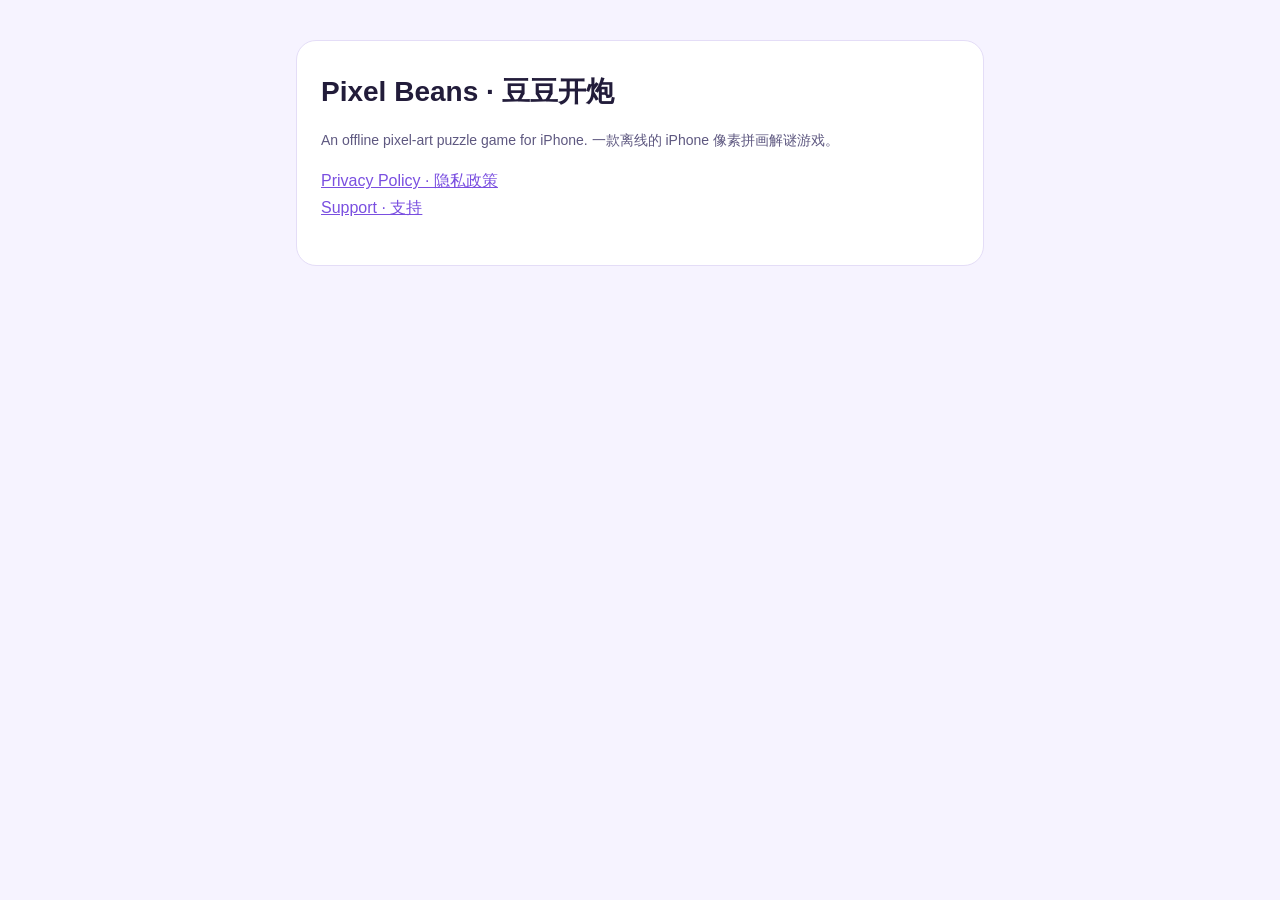
<file: index.html>
<!doctype html>
<html lang="en">
<head><meta charset="utf-8"><meta name="viewport" content="width=device-width, initial-scale=1"><title>Pixel Beans</title><link rel="stylesheet" href="style.css"></head>
<body><main>
<div class="card">
<h1>Pixel Beans · 豆豆开炮</h1>
<p class="muted">An offline pixel-art puzzle game for iPhone. 一款离线的 iPhone 像素拼画解谜游戏。</p>
<p><a href="privacy.html">Privacy Policy · 隐私政策</a><br><a href="support.html">Support · 支持</a></p>
</div>
</main></body></html>
</file>
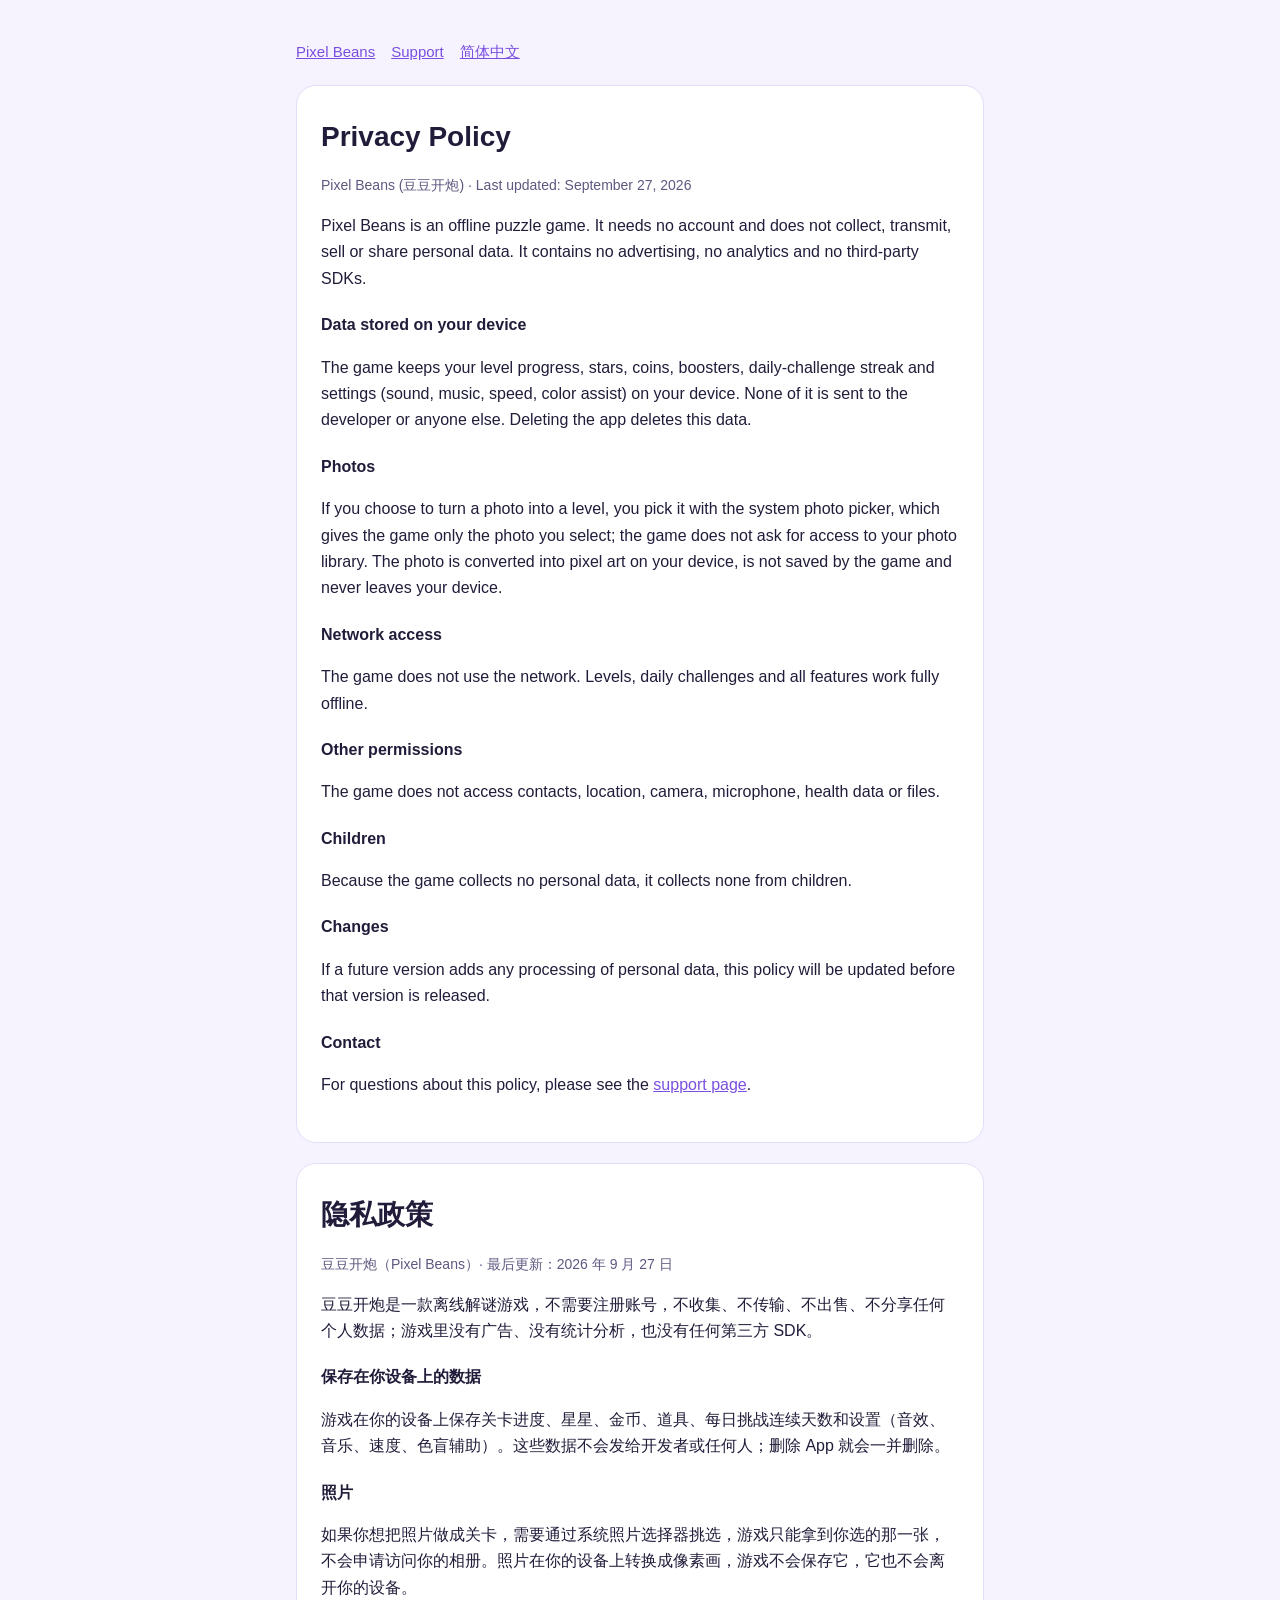
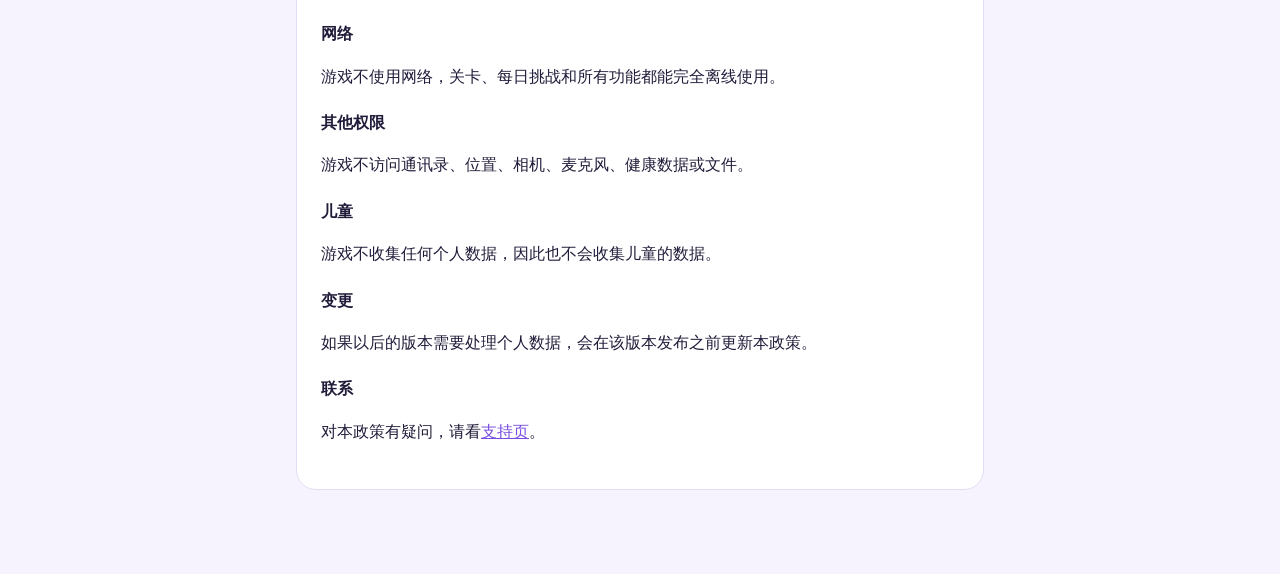
<file: privacy.html>
<!doctype html>
<html lang="en">
<head><meta charset="utf-8"><meta name="viewport" content="width=device-width, initial-scale=1"><title>Pixel Beans Privacy Policy</title><link rel="stylesheet" href="style.css"></head>
<body><main>
<nav><a href="index.html">Pixel Beans</a><a href="support.html">Support</a><a href="#zh">简体中文</a></nav>
<div class="card">
<h1>Privacy Policy</h1>
<p class="muted">Pixel Beans (豆豆开炮) · Last updated: September 27, 2026</p>
<p>Pixel Beans is an offline puzzle game. It needs no account and does not collect, transmit, sell or share personal data. It contains no advertising, no analytics and no third-party SDKs.</p>
<h3>Data stored on your device</h3>
<p>The game keeps your level progress, stars, coins, boosters, daily-challenge streak and settings (sound, music, speed, color assist) on your device. None of it is sent to the developer or anyone else. Deleting the app deletes this data.</p>
<h3>Photos</h3>
<p>If you choose to turn a photo into a level, you pick it with the system photo picker, which gives the game only the photo you select; the game does not ask for access to your photo library. The photo is converted into pixel art on your device, is not saved by the game and never leaves your device.</p>
<h3>Network access</h3>
<p>The game does not use the network. Levels, daily challenges and all features work fully offline.</p>
<h3>Other permissions</h3>
<p>The game does not access contacts, location, camera, microphone, health data or files.</p>
<h3>Children</h3>
<p>Because the game collects no personal data, it collects none from children.</p>
<h3>Changes</h3>
<p>If a future version adds any processing of personal data, this policy will be updated before that version is released.</p>
<h3>Contact</h3>
<p>For questions about this policy, please see the <a href="support.html">support page</a>.</p>
</div>
<div class="card" id="zh" lang="zh-Hans">
<h1>隐私政策</h1>
<p class="muted">豆豆开炮（Pixel Beans）· 最后更新：2026 年 9 月 27 日</p>
<p>豆豆开炮是一款离线解谜游戏，不需要注册账号，不收集、不传输、不出售、不分享任何个人数据；游戏里没有广告、没有统计分析，也没有任何第三方 SDK。</p>
<h3>保存在你设备上的数据</h3>
<p>游戏在你的设备上保存关卡进度、星星、金币、道具、每日挑战连续天数和设置（音效、音乐、速度、色盲辅助）。这些数据不会发给开发者或任何人；删除 App 就会一并删除。</p>
<h3>照片</h3>
<p>如果你想把照片做成关卡，需要通过系统照片选择器挑选，游戏只能拿到你选的那一张，不会申请访问你的相册。照片在你的设备上转换成像素画，游戏不会保存它，它也不会离开你的设备。</p>
<h3>网络</h3>
<p>游戏不使用网络，关卡、每日挑战和所有功能都能完全离线使用。</p>
<h3>其他权限</h3>
<p>游戏不访问通讯录、位置、相机、麦克风、健康数据或文件。</p>
<h3>儿童</h3>
<p>游戏不收集任何个人数据，因此也不会收集儿童的数据。</p>
<h3>变更</h3>
<p>如果以后的版本需要处理个人数据，会在该版本发布之前更新本政策。</p>
<h3>联系</h3>
<p>对本政策有疑问，请看<a href="support.html#zh">支持页</a>。</p>
</div>
</main></body></html>
</file>
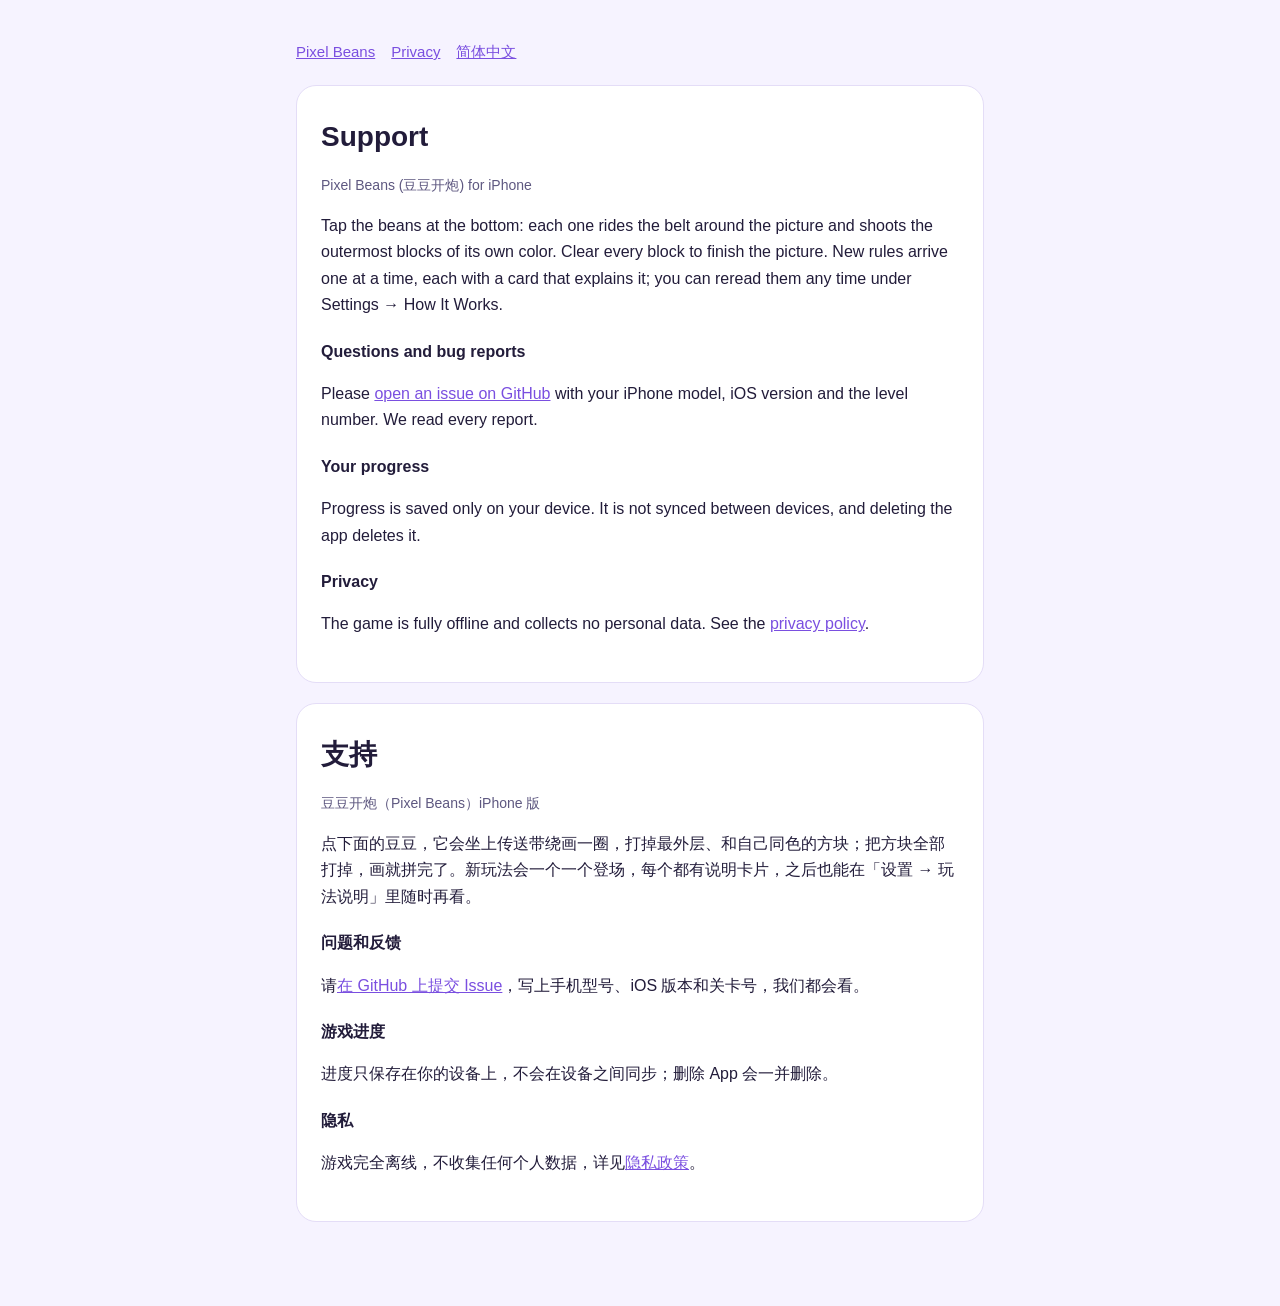
<file: support.html>
<!doctype html>
<html lang="en">
<head><meta charset="utf-8"><meta name="viewport" content="width=device-width, initial-scale=1"><title>Pixel Beans Support</title><link rel="stylesheet" href="style.css"></head>
<body><main>
<nav><a href="index.html">Pixel Beans</a><a href="privacy.html">Privacy</a><a href="#zh">简体中文</a></nav>
<div class="card">
<h1>Support</h1>
<p class="muted">Pixel Beans (豆豆开炮) for iPhone</p>
<p>Tap the beans at the bottom: each one rides the belt around the picture and shoots the outermost blocks of its own color. Clear every block to finish the picture. New rules arrive one at a time, each with a card that explains it; you can reread them any time under Settings → How It Works.</p>
<h3>Questions and bug reports</h3>
<p>Please <a href="https://github.com/jackdark425qq/pixelbeans-support/issues">open an issue on GitHub</a> with your iPhone model, iOS version and the level number. We read every report.</p>
<h3>Your progress</h3>
<p>Progress is saved only on your device. It is not synced between devices, and deleting the app deletes it.</p>
<h3>Privacy</h3>
<p>The game is fully offline and collects no personal data. See the <a href="privacy.html">privacy policy</a>.</p>
</div>
<div class="card" id="zh" lang="zh-Hans">
<h1>支持</h1>
<p class="muted">豆豆开炮（Pixel Beans）iPhone 版</p>
<p>点下面的豆豆，它会坐上传送带绕画一圈，打掉最外层、和自己同色的方块；把方块全部打掉，画就拼完了。新玩法会一个一个登场，每个都有说明卡片，之后也能在「设置 → 玩法说明」里随时再看。</p>
<h3>问题和反馈</h3>
<p>请<a href="https://github.com/jackdark425qq/pixelbeans-support/issues">在 GitHub 上提交 Issue</a>，写上手机型号、iOS 版本和关卡号，我们都会看。</p>
<h3>游戏进度</h3>
<p>进度只保存在你的设备上，不会在设备之间同步；删除 App 会一并删除。</p>
<h3>隐私</h3>
<p>游戏完全离线，不收集任何个人数据，详见<a href="privacy.html#zh">隐私政策</a>。</p>
</div>
</main></body></html>
</file>
<file: style.css>
:root { --bg: #f6f3ff; --card: #ffffff; --ink: #221c3a; --soft: #5e5880; --accent: #7a4fe0; --line: #e4ddf7; }
@media (prefers-color-scheme: dark) { :root { --bg: #17132a; --card: #221d3a; --ink: #f1edff; --soft: #b7afd9; --accent: #b89bff; --line: #352e57; } }
* { box-sizing: border-box; }
body { margin: 0; background: var(--bg); color: var(--ink); font: 16px/1.65 -apple-system, BlinkMacSystemFont, "PingFang SC", "Helvetica Neue", sans-serif; }
main { max-width: 720px; margin: 0 auto; padding: 40px 16px 64px; }
.card { background: var(--card); border: 1px solid var(--line); border-radius: 20px; padding: 28px 24px; margin-bottom: 20px; }
h1 { font-size: 28px; margin: 0 0 4px; }
h2 { font-size: 20px; margin: 28px 0 8px; }
h3 { font-size: 16px; margin: 20px 0 4px; }
p, li { color: var(--ink); }
.muted { color: var(--soft); font-size: 14px; }
a { color: var(--accent); }
nav { display: flex; gap: 16px; margin-bottom: 20px; font-size: 15px; }
hr { border: none; border-top: 1px solid var(--line); margin: 28px 0; }
</file>
